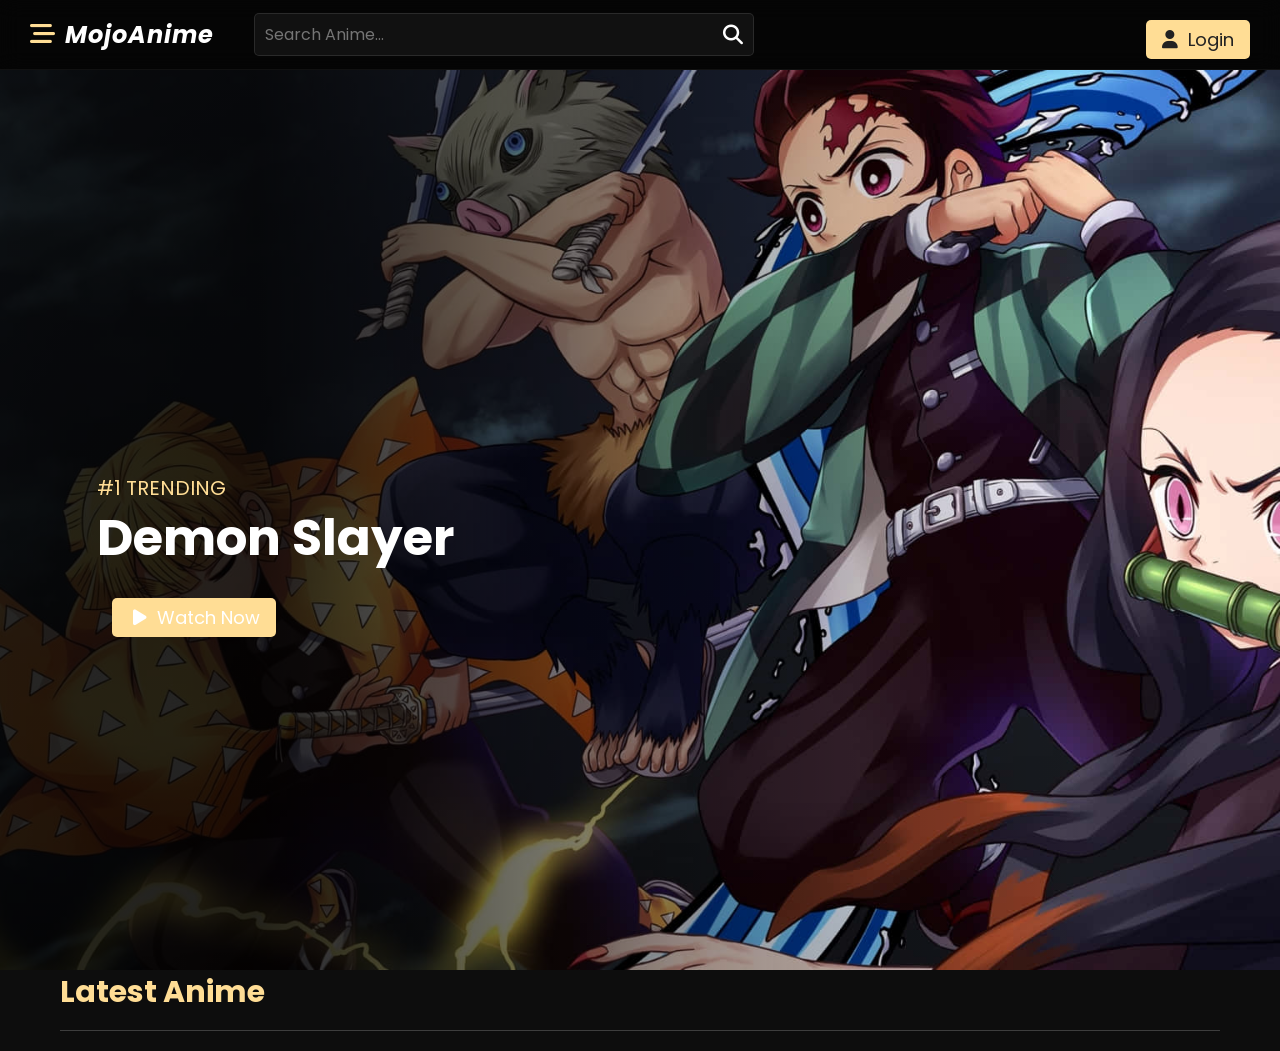
<file: index.html>
<!DOCTYPE html>
<html lang="en">
<head>
<meta charset="UTF-8">
<meta name="viewport" content="width=device-width, initial-scale=1.0">
<title>MojoAnime</title>

<link rel="stylesheet" href="https://cdn.jsdelivr.net/npm/swiper@11/swiper-bundle.min.css"/>
<link rel="stylesheet" href="css/style.css">
<link rel="stylesheet" href="https://cdnjs.cloudflare.com/ajax/libs/font-awesome/6.5.0/css/all.min.css">
</head>

<body>

<!-- ================= HEADER ================= -->
<header class="header">
  <div class="flex">

    <div class="left">
      <div id="menu-btn" class="fas fa-bars-staggered"></div>
      <a href="index.html" class="logo">MojoAnime</a>
    </div>

    <div class="search-form">
      <form class="search-bar">
        <input type="search" class="box" placeholder="Search anime...">
        <label class="fas fa-search"></label>
      </form>
    </div>

    <a href="login.html" class="btn">
      <i class="fas fa-user"></i> Login
    </a>

  </div>
</header>

<!-- ================= SIDEBAR ================= -->
<div class="side-bar">
   <nav class="navbar">
      <div id="close-btn"><i class="fas fa-angle-left"></i> Close</div>
      <a href="index.html">Home</a>
   </nav>
</div>

<!-- ================= HERO ================= -->
<div class="hero">
   <div class="hero-slider swiper">
      <div class="swiper-wrapper">

         <div class="slide swiper-slide" style="background:url('images/hero-1.jpg') center/cover no-repeat">
            <section class="content">
               <div>
                  <span>#1 Trending</span>
                  <h3>Demon Slayer</h3>

                  <div class="buttons">
                     <a href="watch.html" class="btn">
                        <i class="fas fa-play"></i> Watch Now
                     </a>
                  </div>

               </div>
            </section>
         </div>

      </div>
   </div>
</div>

<!-- ================= DYNAMIC ANIME SECTION ================= -->
<section class="latest">

   <h1 class="heading">Latest Anime</h1>

   <!-- IMPORTANT: JS WILL FILL THIS -->
   <div class="posts-container"></div>

</section>

<!-- ================= SCRIPTS ================= -->
<script src="https://cdn.jsdelivr.net/npm/swiper@11/swiper-bundle.min.js"></script>
<script src="js/script.js"></script>

</body>
</html>
</file>
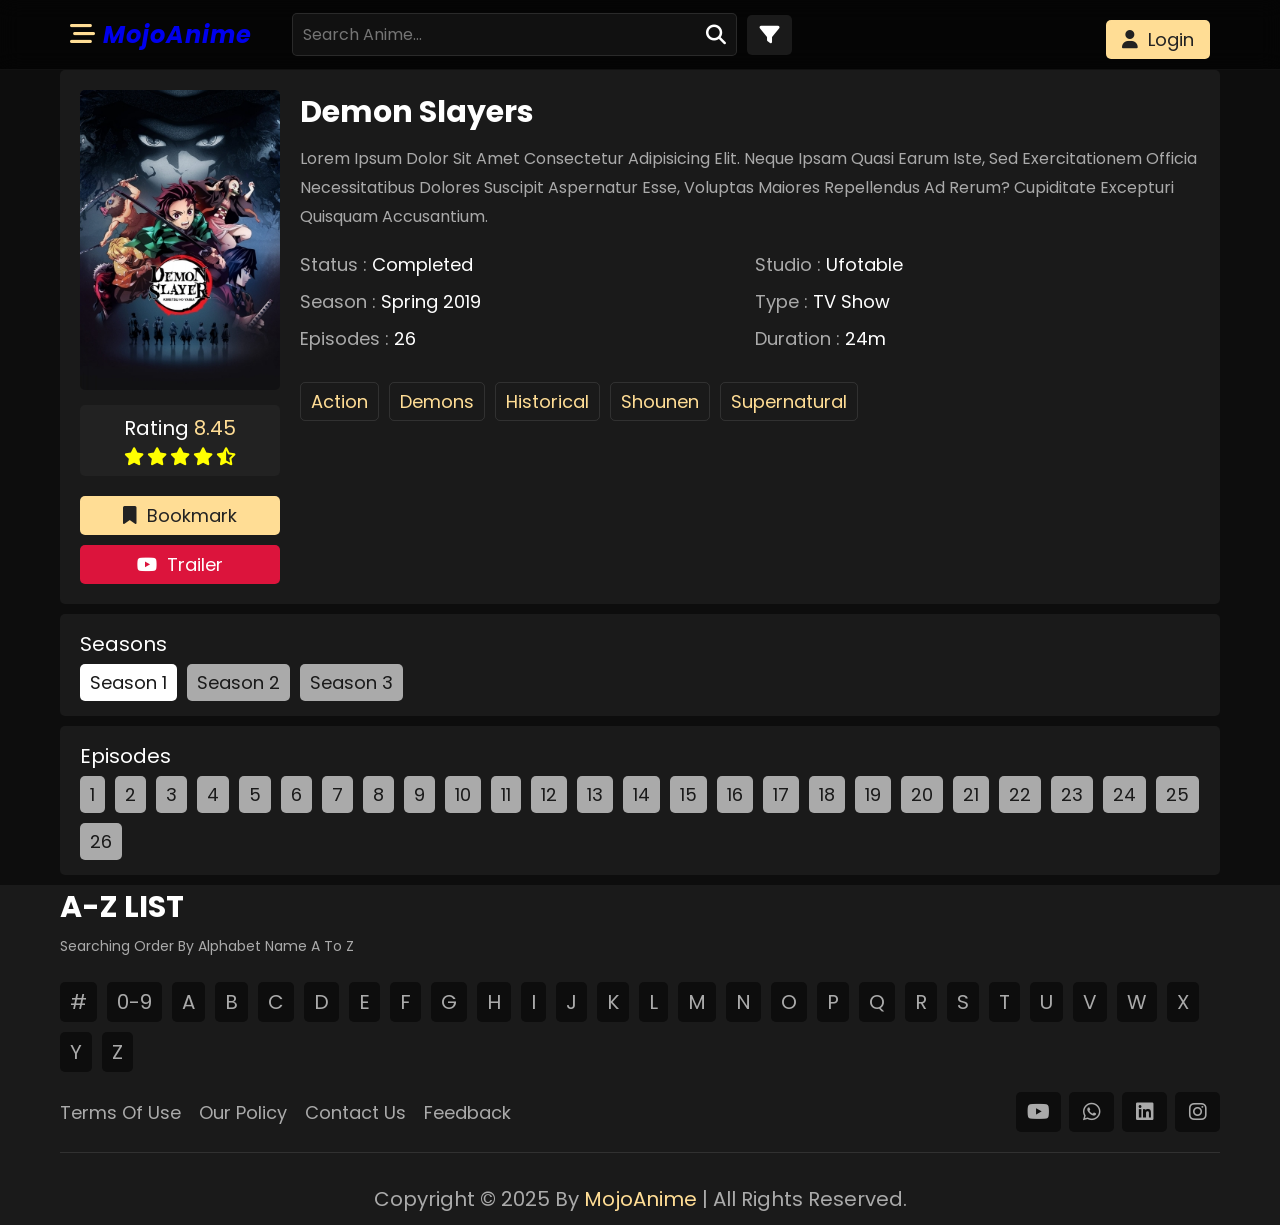
<file: anime_details.html>
<!DOCTYPE html>
<html lang="en">
<head>
   <meta charset="UTF-8">
   <meta name="viewport" content="width=device-width, initial-scale=1.0">
   <title>Details</title>

   <link rel="stylesheet" href="css/style.css">

</head>
<body>
   
<header class="header">

   <section class="flex">

      <div class="logo">
         <div id="menu-btn" class="fas fa-bars-staggered"></div>
         <a href="home.html">MojoAnime</a>
      </div>
   
      <div class="search-form">
         <form action="" class="search-bar">
            <input type="search" id="searchBox" class="box" placeholder="search anime...">
            <label for="searchBox" class="fas fa-search"></label>
         </form>
         <a href="filter.html" class="fas fa-filter"></a>
      </div>

      <a href="login.html" class="btn"><i class="fas fa-user"></i> login</a>

      <div id="search-toggler" class="fas fa-search"></div>

   </section>

</header>

<div class="side-bar">

   <nav class="navbar">

      <div id="close-btn"><i class="fas fa-angle-left"></i> close menu</div>

      <a href="home.html">home</a>
      <a href="#">most popular</a>
      <a href="#">movies</a>
      <a href="#">subbed anime</a>
      <a href="#">dubbed anime</a>
      <a href="#">ONAs</a>
      <a href="#">OVAs</a>
      <a href="#">specials</a>

      <div class="title">genere</div>

      <div class="row">
         <a href="#">action</a>
         <a href="#">adventure</a>
         <a href="#">cars</a>
         <a href="#">comedy</a>
         <a href="#">crime</a>
         <a href="#">comic</a>
         <a href="#">demons</a>
         <a href="#">drama</a>
         <a href="#">family</a>
         <a href="#">fantacy</a>
         <a href="#">game</a>
         <a href="#">gore</a>
         <a href="#">harem</a>
         <a href="#">historical</a>
         <a href="#">horor</a>
         <a href="#">isekai</a>
         <a href="#">magic</a>
         <a href="#">martial arts</a>
         <a href="#">mecha</a>
         <a href="#">military</a>
         <a href="#">music</a>
         <a href="#">mystery</a>
         <a href="#">parody</a>
         <a href="#">police</a>
         <a href="#">psychological</a>
         <a href="#">romance</a>
         <a href="#">samurai</a>
         <a href="#">school</a>
         <a href="#">sci-fi</a>
         <a href="#">seinen</a>
         <a href="#">shoujo</a>
         <a href="#">shounen</a>
         <a href="#">slice of life</a>
         <a href="#">space</a>
         <a href="#">sports</a>
         <a href="#">super power</a>
         <a href="#">supernatural</a>
         <a href="#">thriller</a>
         <a href="#">vampire</a>
      </div>

   </nav>

</div>

<section class="anime-details">

   <div class="row">

      <div class="image">
         <img src="images/img-7.jpg" alt="">
         <div class="rating">
            <p>rating <span>8.45</span></p>
            <i class="fas fa-star"></i>
            <i class="fas fa-star"></i>
            <i class="fas fa-star"></i>
            <i class="fas fa-star"></i>
            <i class="fas fa-star-half-alt"></i>
         </div>
         <div class="buttons">
            <a href="#" class="btn"><i class="fas fa-bookmark"></i> bookmark</a>
            <a href="#" class="btn"><i class="fab fa-youtube"></i> trailer</a>
         </div>
      </div>

      <div class="content">
         <h3 class="title">demon slayers</h3>
         <p class="synopsis">Lorem ipsum dolor sit amet consectetur adipisicing elit. Neque ipsam quasi earum iste, sed exercitationem officia necessitatibus dolores suscipit aspernatur esse, voluptas maiores repellendus ad rerum? Cupiditate excepturi quisquam accusantium.</p>
         <div class="flex">
            <p>status : <span>completed</span></p>
            <p>studio : <span>ufotable</span></p>
            <p>season : <span>spring 2019</span></p>
            <p>type : <span>TV show</span></p>
            <p>episodes : <span>26</span></p>
            <p>duration : <span>24m</span></p>
         </div>
         <div class="genere">
            <a href="#">action</a>
            <a href="#">demons</a>
            <a href="#">historical</a>
            <a href="#">shounen</a>
            <a href="#">supernatural</a>
         </div>
      </div>

   </div>

   <div class="drops">
      <p>seasons</p>
      <div class="flex">
         <a href="#" class="active">season 1</a>
         <a href="#">season 2</a>
         <a href="#">season 3</a>
      </div>
   </div>

   <div class="drops">
      <p>episodes</p>
      <div class="flex">
         <a href="watch.html">1</a>
         <a href="#">2</a>
         <a href="#">3</a>
         <a href="#">4</a>
         <a href="#">5</a>
         <a href="#">6</a>
         <a href="#">7</a>
         <a href="#">8</a>
         <a href="#">9</a>
         <a href="#">10</a>
         <a href="#">11</a>
         <a href="#">12</a>
         <a href="#">13</a>
         <a href="#">14</a>
         <a href="#">15</a>
         <a href="#">16</a>
         <a href="#">17</a>
         <a href="#">18</a>
         <a href="#">19</a>
         <a href="#">20</a>
         <a href="#">21</a>
         <a href="#">22</a>
         <a href="#">23</a>
         <a href="#">24</a>
         <a href="#">25</a>
         <a href="#">26</a>
      </div>
   </div>

</section>


















<footer class="footer">

   <section>

      <div class="list">
         <h3>A-Z LIST</h3>
         <p>searching order by alphabet name A to Z</p>
         <div class="list-links">
            <a href="#">#</a>
            <a href="#">0-9</a>
            <a href="#">a</a>
            <a href="#">b</a>
            <a href="#">c</a>
            <a href="#">d</a>
            <a href="#">e</a>
            <a href="#">f</a>
            <a href="#">g</a>
            <a href="#">h</a>
            <a href="#">i</a>
            <a href="#">j</a>
            <a href="#">k</a>
            <a href="#">l</a>
            <a href="#">m</a>
            <a href="#">n</a>
            <a href="#">o</a>
            <a href="#">p</a>
            <a href="#">q</a>
            <a href="#">r</a>
            <a href="#">s</a>
            <a href="#">t</a>
            <a href="#">u</a>
            <a href="#">v</a>
            <a href="#">w</a>
            <a href="#">x</a>
            <a href="#">y</a>
            <a href="#">z</a>
         </div>
      </div>

      <div class="row">
         <div class="extra-links">
            <a href="#">terms of use</a>
            <a href="#">our policy</a>
            <a href="#">contact us</a>
            <a href="#">feedback</a>
         </div>
         <div class="share">
            <a href="#" class="fab fa-youtube"></a>
            <a href="#" class="fab fa-whatsapp"></a>
            <a href="#" class="fab fa-linkedin"></a>
            <a href="#" class="fab fa-instagram"></a>
         </div>
      </div>

      <div class="credit">copyright &copy; 2025 by <span>MojoAnime</span> | all rights reserved.</div>

   </section>

</footer>

<script src="js/script.js"></script>   

</body>
</html>
</file>
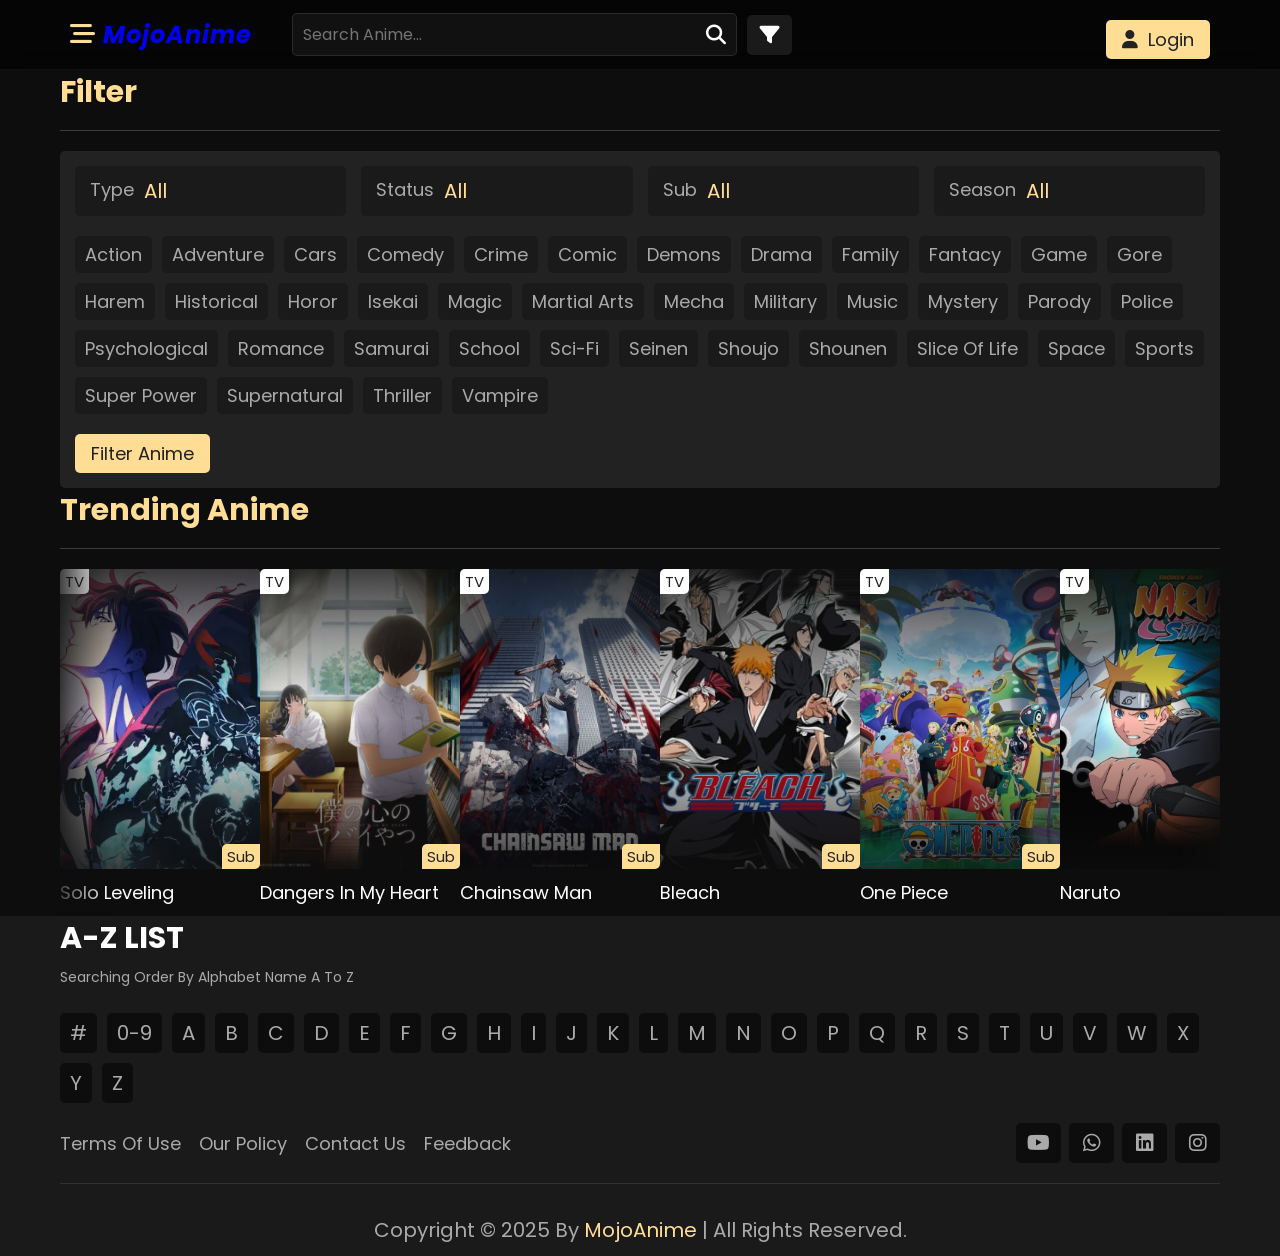
<file: filter.html>
<!DOCTYPE html>
<html lang="en">
<head>
   <meta charset="UTF-8">
   <meta name="viewport" content="width=device-width, initial-scale=1.0">
   <title>Filter</title>

   <link rel="stylesheet" href="https://cdn.jsdelivr.net/npm/swiper@11/swiper-bundle.min.css"/>

   <link rel="stylesheet" href="css/style.css">

</head>
<body>
   
<header class="header">

   <section class="flex">

      <div class="logo">
         <div id="menu-btn" class="fas fa-bars-staggered"></div>
         <a href="home.html">MojoAnime</a>
      </div>
   
      <div class="search-form">
         <form action="" class="search-bar">
            <input type="search" id="searchBox" class="box" placeholder="search anime...">
            <label for="searchBox" class="fas fa-search"></label>
         </form>
         <a href="filter.html" class="fas fa-filter"></a>
      </div>

      <a href="login.html" class="btn"><i class="fas fa-user"></i> login</a>

      <div id="search-toggler" class="fas fa-search"></div>

   </section>

</header>

<div class="side-bar">

   <nav class="navbar">

      <div id="close-btn"><i class="fas fa-angle-left"></i> close menu</div>

      <a href="home.html">home</a>
      <a href="#">most popular</a>
      <a href="#">movies</a>
      <a href="#">subbed anime</a>
      <a href="#">dubbed anime</a>
      <a href="#">ONAs</a>
      <a href="#">OVAs</a>
      <a href="#">specials</a>

      <div class="title">genere</div>

      <div class="row">
         <a href="#">action</a>
         <a href="#">adventure</a>
         <a href="#">cars</a>
         <a href="#">comedy</a>
         <a href="#">crime</a>
         <a href="#">comic</a>
         <a href="#">demons</a>
         <a href="#">drama</a>
         <a href="#">family</a>
         <a href="#">fantacy</a>
         <a href="#">game</a>
         <a href="#">gore</a>
         <a href="#">harem</a>
         <a href="#">historical</a>
         <a href="#">horor</a>
         <a href="#">isekai</a>
         <a href="#">magic</a>
         <a href="#">martial arts</a>
         <a href="#">mecha</a>
         <a href="#">military</a>
         <a href="#">music</a>
         <a href="#">mystery</a>
         <a href="#">parody</a>
         <a href="#">police</a>
         <a href="#">psychological</a>
         <a href="#">romance</a>
         <a href="#">samurai</a>
         <a href="#">school</a>
         <a href="#">sci-fi</a>
         <a href="#">seinen</a>
         <a href="#">shoujo</a>
         <a href="#">shounen</a>
         <a href="#">slice of life</a>
         <a href="#">space</a>
         <a href="#">sports</a>
         <a href="#">super power</a>
         <a href="#">supernatural</a>
         <a href="#">thriller</a>
         <a href="#">vampire</a>
      </div>

   </nav>

</div>

<section class="filter">

   <h1 class="heading">filter</h1>

   <form action="">

      <div class="list-container">

         <div class="list">
            <span>type</span>
            <input type="text" class="output" readonly value="all">
            <div class="items">
               <div class="item">all</div>
               <div class="item">movie</div>
               <div class="item">TV</div>
               <div class="item">OVA</div>
               <div class="item">ONA</div>
               <div class="item">special</div>
               <div class="item">music</div>
            </div>
         </div>
   
         <div class="list">
            <span>status</span>
            <input type="text" class="output" readonly value="all">
            <div class="items">
               <div class="item">all</div>
               <div class="item">ongoing</div>
               <div class="item">completed</div>
               <div class="item">upcoming</div>
            </div>
         </div>
   
         <div class="list">
            <span>sub</span>
            <input type="text" class="output" readonly value="all">
            <div class="items">
               <div class="item">all</div>
               <div class="item">SUB</div>
               <div class="item">DUB</div>
               <div class="item">RAW</div>
            </div>
         </div>
   
         <div class="list">
            <span>season</span>
            <input type="text" class="output" readonly value="all">
            <div class="items">
               <div class="item">all</div>
               <div class="item">spring</div>
               <div class="item">summer</div>
               <div class="item">fall</div>
               <div class="item">winter</div>
            </div>
         </div>

      </div>

      <div class="genere">
         <input type="checkbox" id="c1">
         <label for="c1">action</label>
         <input type="checkbox" id="c2">
         <label for="c2">adventure</label>
         <input type="checkbox" id="c3">
         <label for="c3">cars</label>
         <input type="checkbox" id="c4">
         <label for="c4">comedy</label>
         <input type="checkbox" id="c5">
         <label for="c5">crime</label>
         <input type="checkbox" id="c6">
         <label for="c6">comic</label>
         <input type="checkbox" id="c7">
         <label for="c7">demons</label>
         <input type="checkbox" id="c8">
         <label for="c8">drama</label>
         <input type="checkbox" id="c9">
         <label for="c9">family</label>
         <input type="checkbox" id="c10">
         <label for="c10">fantacy</label>
         <input type="checkbox" id="c11">
         <label for="c11">game</label>
         <input type="checkbox" id="c12">
         <label for="c12">gore</label>
         <input type="checkbox" id="c13">
         <label for="c13">harem</label>
         <input type="checkbox" id="c14">
         <label for="c14">historical</label>
         <input type="checkbox" id="c15">
         <label for="c15">horor</label>
         <input type="checkbox" id="c16">
         <label for="c16">isekai</label>
         <input type="checkbox" id="c17">
         <label for="c17">magic</label>
         <input type="checkbox" id="c18">
         <label for="c18">martial arts</label>
         <input type="checkbox" id="c19">
         <label for="c19">mecha</label>
         <input type="checkbox" id="c20">
         <label for="c20">military</label>
         <input type="checkbox" id="c21">
         <label for="c21">music</label>
         <input type="checkbox" id="c22">
         <label for="c22">mystery</label>
         <input type="checkbox" id="c23">
         <label for="c23">parody</label>
         <input type="checkbox" id="c24">
         <label for="c24">police</label>
         <input type="checkbox" id="c25">
         <label for="c25">psychological</label>
         <input type="checkbox" id="c26">
         <label for="c26">romance</label>
         <input type="checkbox" id="c27">
         <label for="c27">samurai</label>
         <input type="checkbox" id="c28">
         <label for="c28">school</label>
         <input type="checkbox" id="c29">
         <label for="c29">sci-fi</label>
         <input type="checkbox" id="c30">
         <label for="c30">seinen</label>
         <input type="checkbox" id="c31">
         <label for="c31">shoujo</label>
         <input type="checkbox" id="c32">
         <label for="c32">shounen</label>
         <input type="checkbox" id="c33">
         <label for="c33">slice of life</label>
         <input type="checkbox" id="c34">
         <label for="c34">space</label>
         <input type="checkbox" id="c35">
         <label for="c35">sports</label>
         <input type="checkbox" id="c36">
         <label for="c36">super power</label>
         <input type="checkbox" id="c37">
         <label for="c37">supernatural</label>
         <input type="checkbox" id="c38">
         <label for="c38">thriller</label>
         <input type="checkbox" id="c39">
         <label for="c39">vampire</label>
      </div>

      <a href="#" class="btn">filter anime</a>

   </form>

</section>

<section class="trending">

   <h1 class="heading">trending anime</h1>

   <div class="trending-slider posts-container">

      <div class="swiper-wrapper">

         <div class="swiper-slide post">
            <div class="image">
               <img src="images/img-1.jpg" alt="">
               <p class="type">TV</p>
               <p class="caption">sub</p>
            </div>
            <h3><a href="#">solo leveling</a></h3>
         </div>

         <div class="swiper-slide post">
            <div class="image">
               <img src="images/img-2.jpg" alt="">
               <p class="type">TV</p>
               <p class="caption">sub</p>
            </div>
            <h3><a href="#">dangers in my heart</a></h3>
         </div>

         <div class="swiper-slide post">
            <div class="image">
               <img src="images/img-3.jpg" alt="">
               <p class="type">TV</p>
               <p class="caption">sub</p>
            </div>
            <h3><a href="#">chainsaw man</a></h3>
         </div>

         <div class="swiper-slide post">
            <div class="image">
               <img src="images/img-4.jpg" alt="">
               <p class="type">TV</p>
               <p class="caption">sub</p>
            </div>
            <h3><a href="#">bleach</a></h3>
         </div>

         <div class="swiper-slide post">
            <div class="image">
               <img src="images/img-5.jpg" alt="">
               <p class="type">TV</p>
               <p class="caption">sub</p>
            </div>
            <h3><a href="#">one piece</a></h3>
         </div>

         <div class="swiper-slide post">
            <div class="image">
               <img src="images/img-6.jpg" alt="">
               <p class="type">TV</p>
               <p class="caption">sub</p>
            </div>
            <h3><a href="#">naruto</a></h3>
         </div>

      </div>

   </div>

</section>


















<footer class="footer">

   <section>

      <div class="list">
         <h3>A-Z LIST</h3>
         <p>searching order by alphabet name A to Z</p>
         <div class="list-links">
            <a href="#">#</a>
            <a href="#">0-9</a>
            <a href="#">a</a>
            <a href="#">b</a>
            <a href="#">c</a>
            <a href="#">d</a>
            <a href="#">e</a>
            <a href="#">f</a>
            <a href="#">g</a>
            <a href="#">h</a>
            <a href="#">i</a>
            <a href="#">j</a>
            <a href="#">k</a>
            <a href="#">l</a>
            <a href="#">m</a>
            <a href="#">n</a>
            <a href="#">o</a>
            <a href="#">p</a>
            <a href="#">q</a>
            <a href="#">r</a>
            <a href="#">s</a>
            <a href="#">t</a>
            <a href="#">u</a>
            <a href="#">v</a>
            <a href="#">w</a>
            <a href="#">x</a>
            <a href="#">y</a>
            <a href="#">z</a>
         </div>
      </div>

      <div class="row">
         <div class="extra-links">
            <a href="#">terms of use</a>
            <a href="#">our policy</a>
            <a href="#">contact us</a>
            <a href="#">feedback</a>
         </div>
         <div class="share">
            <a href="#" class="fab fa-youtube"></a>
            <a href="#" class="fab fa-whatsapp"></a>
            <a href="#" class="fab fa-linkedin"></a>
            <a href="#" class="fab fa-instagram"></a>
         </div>
      </div>

      <div class="credit">copyright &copy; 2025 by <span>MojoAnime</span> | all rights reserved.</div>

   </section>

</footer>

<script src="https://cdn.jsdelivr.net/npm/swiper@11/swiper-bundle.min.js"></script>

<script src="js/script.js"></script>   

</body>
</html>
</file>
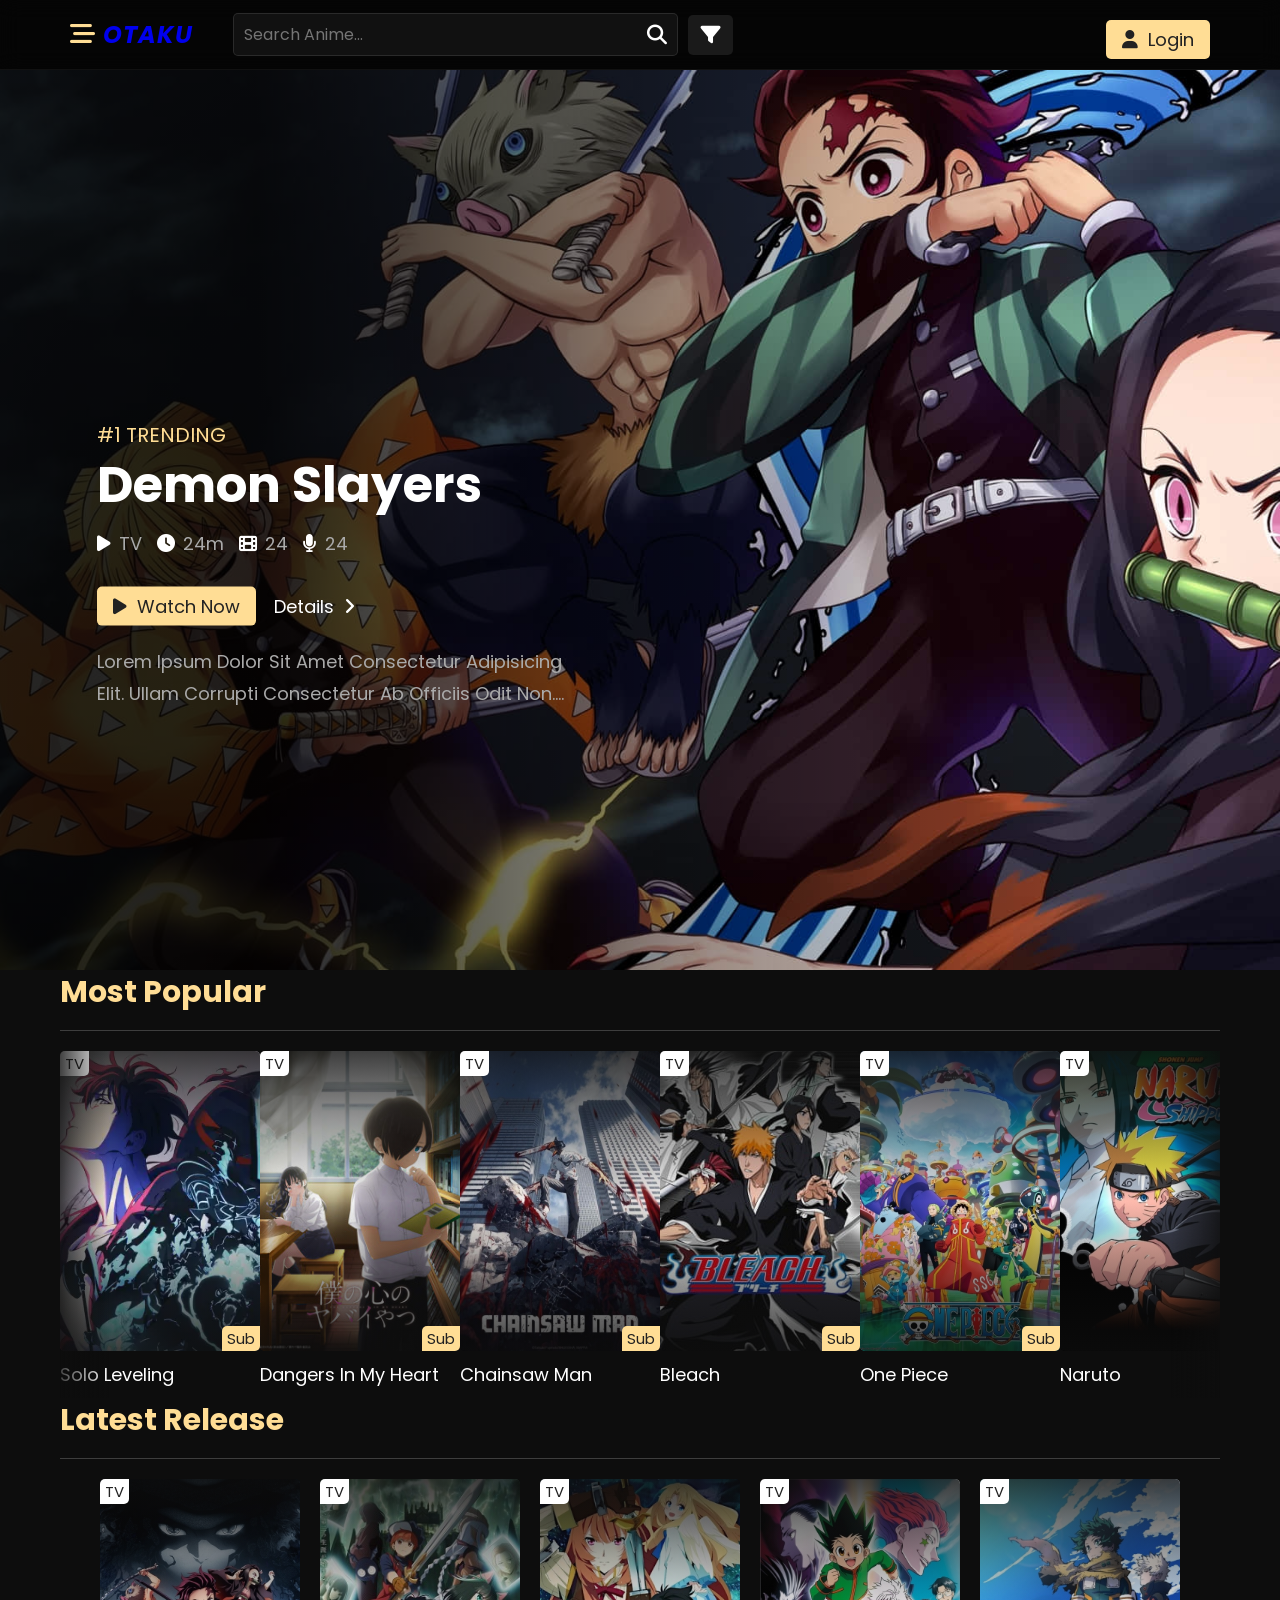
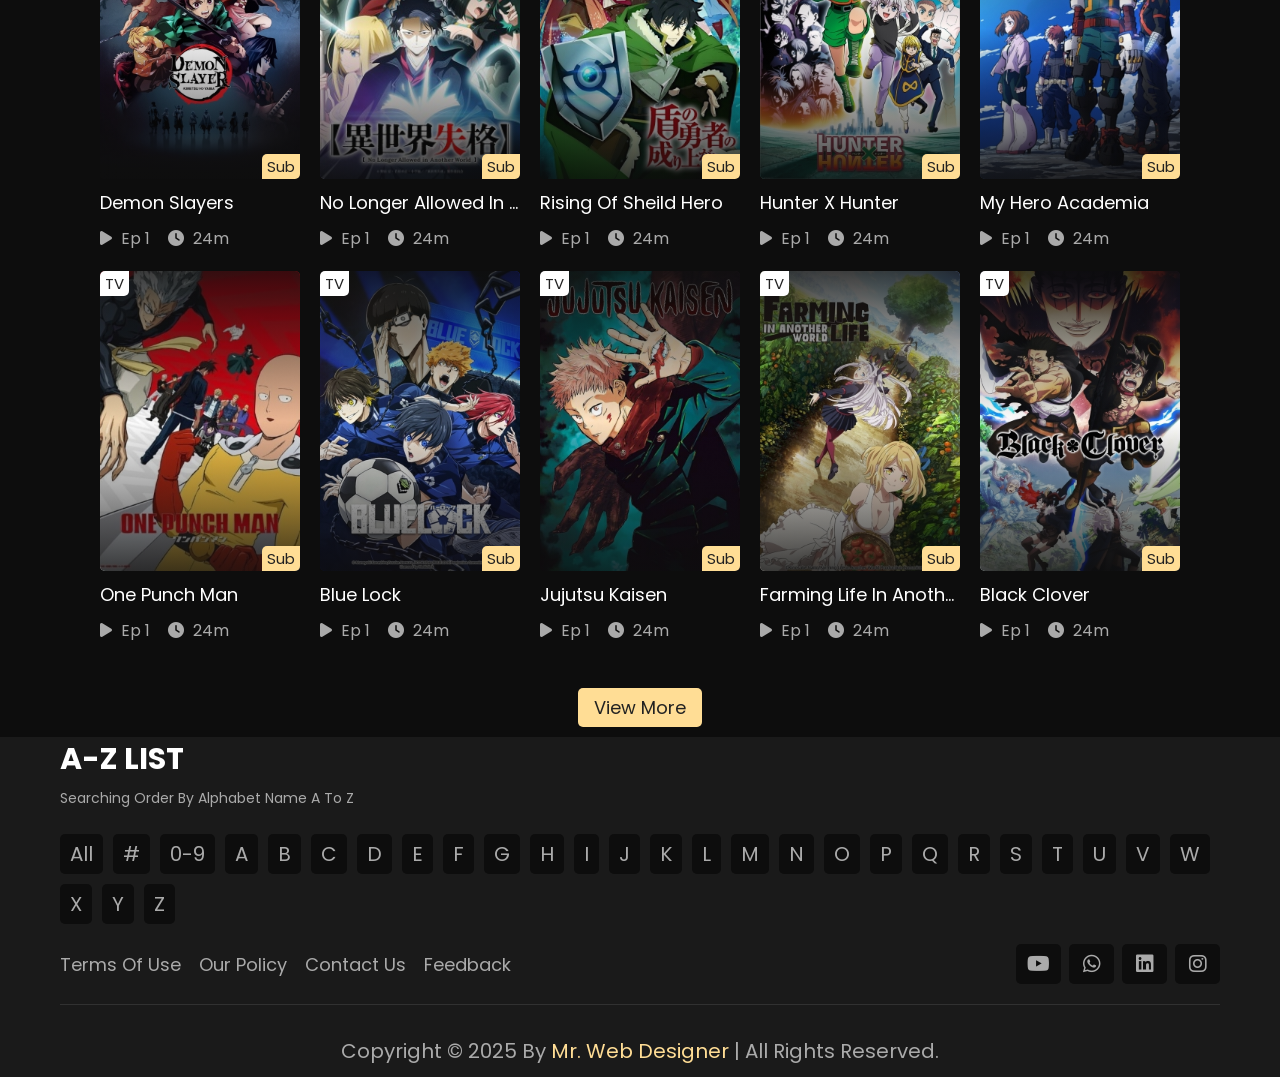
<file: home.html>
<!DOCTYPE html>
<html lang="en">
<head>
   <meta charset="UTF-8">
   <meta name="viewport" content="width=device-width, initial-scale=1.0">
   <title>Home</title>

   <link rel="stylesheet" href="https://cdn.jsdelivr.net/npm/swiper@11/swiper-bundle.min.css"/>

   <link rel="stylesheet" href="css/style.css">

</head>
<body>
   
<header class="header">

   <section class="flex">

      <div class="logo">
         <div id="menu-btn" class="fas fa-bars-staggered"></div>
         <a href="home.html">OTAKU</a>
      </div>
   
      <div class="search-form">
         <form action="" class="search-bar">
            <input type="search" id="searchBox" class="box" placeholder="search anime...">
            <label for="searchBox" class="fas fa-search"></label>
         </form>
         <a href="filter.html" class="fas fa-filter"></a>
      </div>

      <a href="login.html" class="btn"><i class="fas fa-user"></i> login</a>

      <div id="search-toggler" class="fas fa-search"></div>

   </section>

</header>

<div class="side-bar">

   <nav class="navbar">

      <div id="close-btn"><i class="fas fa-angle-left"></i> close menu</div>

      <a href="home.html">home</a>
      <a href="#">most popular</a>
      <a href="#">movies</a>
      <a href="#">subbed anime</a>
      <a href="#">dubbed anime</a>
      <a href="#">ONAs</a>
      <a href="#">OVAs</a>
      <a href="#">specials</a>

      <div class="title">genere</div>

      <div class="row">
         <a href="#">action</a>
         <a href="#">adventure</a>
         <a href="#">cars</a>
         <a href="#">comedy</a>
         <a href="#">crime</a>
         <a href="#">comic</a>
         <a href="#">demons</a>
         <a href="#">drama</a>
         <a href="#">family</a>
         <a href="#">fantacy</a>
         <a href="#">game</a>
         <a href="#">gore</a>
         <a href="#">harem</a>
         <a href="#">historical</a>
         <a href="#">horor</a>
         <a href="#">isekai</a>
         <a href="#">magic</a>
         <a href="#">martial arts</a>
         <a href="#">mecha</a>
         <a href="#">military</a>
         <a href="#">music</a>
         <a href="#">mystery</a>
         <a href="#">parody</a>
         <a href="#">police</a>
         <a href="#">psychological</a>
         <a href="#">romance</a>
         <a href="#">samurai</a>
         <a href="#">school</a>
         <a href="#">sci-fi</a>
         <a href="#">seinen</a>
         <a href="#">shoujo</a>
         <a href="#">shounen</a>
         <a href="#">slice of life</a>
         <a href="#">space</a>
         <a href="#">sports</a>
         <a href="#">super power</a>
         <a href="#">supernatural</a>
         <a href="#">thriller</a>
         <a href="#">vampire</a>
      </div>

   </nav>

</div>

<div class="hero">

   <div class="hero-slider swiper">

      <div class="swiper-wrapper">

         <div class="slide swiper-slide" style="background:url('images/hero-1.jpg') center/cover no-repeat">
            <section class="content">
               <div>
                  <span>#1 trending</span>
                  <h3>demon slayers</h3>
                  <div class="flex">
                     <p><i class="fas fa-play"></i>TV</p>
                     <p><i class="fas fa-clock"></i>24m</p>
                     <p><i class="fas fa-film"></i>24</p>
                     <p><i class="fas fa-microphone"></i>24</p>
                  </div>
                  <div class="buttons">
                     <a href="watch.html" class="btn"><i class="fas fa-play"></i> watch now</a>
                     <a href="anime_details.html">details <i class="fas fa-angle-right"></i></a>
                  </div>
                  <p class="description">Lorem ipsum dolor sit amet consectetur adipisicing elit. Ullam corrupti consectetur ab officiis odit non....</p>
               </div>
            </section>
         </div>

         <div class="slide swiper-slide" style="background:url('images/hero-2.jpg') center/cover no-repeat">
            <section class="content">
               <div>
                  <span>#2 trending</span>
                  <h3>blue lock</h3>
                  <div class="flex">
                     <p><i class="fas fa-play"></i>TV</p>
                     <p><i class="fas fa-clock"></i>24m</p>
                     <p><i class="fas fa-film"></i>24</p>
                     <p><i class="fas fa-microphone"></i>24</p>
                  </div>
                  <div class="buttons">
                     <a href="#" class="btn"><i class="fas fa-play"></i> watch now</a>
                     <a href="#">details <i class="fas fa-angle-right"></i></a>
                  </div>
                  <p class="description">Lorem ipsum dolor sit amet consectetur adipisicing elit. Ullam corrupti consectetur ab officiis odit non....</p>
               </div>
            </section>
         </div>

         <div class="slide swiper-slide" style="background:url('images/hero-3.jpg') center/cover no-repeat">
            <section class="content">
               <div>
                  <span>#3 trending</span>
                  <h3>jujutsu kaisen</h3>
                  <div class="flex">
                     <p><i class="fas fa-play"></i>TV</p>
                     <p><i class="fas fa-clock"></i>24m</p>
                     <p><i class="fas fa-film"></i>24</p>
                     <p><i class="fas fa-microphone"></i>24</p>
                  </div>
                  <div class="buttons">
                     <a href="#" class="btn"><i class="fas fa-play"></i> watch now</a>
                     <a href="#">details <i class="fas fa-angle-right"></i></a>
                  </div>
                  <p class="description">Lorem ipsum dolor sit amet consectetur adipisicing elit. Ullam corrupti consectetur ab officiis odit non....</p>
               </div>
            </section>
         </div>

         <div class="slide swiper-slide" style="background:url('images/hero-4.jpg') center/cover no-repeat">
            <section class="content">
               <div>
                  <span>#4 trending</span>
                  <h3>Frieren: Beyond Journey's End</h3>
                  <div class="flex">
                     <p><i class="fas fa-play"></i>TV</p>
                     <p><i class="fas fa-clock"></i>24m</p>
                     <p><i class="fas fa-film"></i>24</p>
                     <p><i class="fas fa-microphone"></i>24</p>
                  </div>
                  <div class="buttons">
                     <a href="#" class="btn"><i class="fas fa-play"></i> watch now</a>
                     <a href="#">details <i class="fas fa-angle-right"></i></a>
                  </div>
                  <p class="description">Lorem ipsum dolor sit amet consectetur adipisicing elit. Ullam corrupti consectetur ab officiis odit non....</p>
               </div>
            </section>
         </div>

         <div class="slide swiper-slide" style="background:url('images/hero-5.jpg') center/cover no-repeat">
            <section class="content">
               <div>
                  <span>#5 trending</span>
                  <h3>Mushoku Tensei</h3>
                  <div class="flex">
                     <p><i class="fas fa-play"></i>TV</p>
                     <p><i class="fas fa-clock"></i>24m</p>
                     <p><i class="fas fa-film"></i>24</p>
                     <p><i class="fas fa-microphone"></i>24</p>
                  </div>
                  <div class="buttons">
                     <a href="#" class="btn"><i class="fas fa-play"></i> watch now</a>
                     <a href="#">details <i class="fas fa-angle-right"></i></a>
                  </div>
                  <p class="description">Lorem ipsum dolor sit amet consectetur adipisicing elit. Ullam corrupti consectetur ab officiis odit non....</p>
               </div>
            </section>
         </div>

      </div>

      <div class="swiper-pagination"></div>

   </div>

</div>

<section class="trending">

   <h1 class="heading">most popular</h1>

   <div class="trending-slider posts-container">

      <div class="swiper-wrapper">

         <div class="swiper-slide post">
            <div class="image">
               <img src="images/img-1.jpg" alt="">
               <p class="type">TV</p>
               <p class="caption">sub</p>
            </div>
            <h3><a href="#">solo leveling</a></h3>
         </div>

         <div class="swiper-slide post">
            <div class="image">
               <img src="images/img-2.jpg" alt="">
               <p class="type">TV</p>
               <p class="caption">sub</p>
            </div>
            <h3><a href="#">dangers in my heart</a></h3>
         </div>

         <div class="swiper-slide post">
            <div class="image">
               <img src="images/img-3.jpg" alt="">
               <p class="type">TV</p>
               <p class="caption">sub</p>
            </div>
            <h3><a href="#">chainsaw man</a></h3>
         </div>

         <div class="swiper-slide post">
            <div class="image">
               <img src="images/img-4.jpg" alt="">
               <p class="type">TV</p>
               <p class="caption">sub</p>
            </div>
            <h3><a href="#">bleach</a></h3>
         </div>

         <div class="swiper-slide post">
            <div class="image">
               <img src="images/img-5.jpg" alt="">
               <p class="type">TV</p>
               <p class="caption">sub</p>
            </div>
            <h3><a href="#">one piece</a></h3>
         </div>

         <div class="swiper-slide post">
            <div class="image">
               <img src="images/img-6.jpg" alt="">
               <p class="type">TV</p>
               <p class="caption">sub</p>
            </div>
            <h3><a href="#">naruto</a></h3>
         </div>

      </div>

   </div>

</section>

<section class="latest">

   <h1 class="heading">latest release</h1>

   <div class="posts-container">

      <div class="post">
         <div class="image">
            <img src="images/img-7.jpg" alt="">
            <p class="type">TV</p>
            <p class="caption">sub</p>
         </div>
         <h3><a href="anime_details.html">demon slayers</a></h3>
         <div class="info">
            <span><i class="fas fa-play"></i> ep 1</span>
            <span><i class="fas fa-clock"></i> 24m</span>
         </div>
      </div>

      <div class="post">
         <div class="image">
            <img src="images/img-8.jpg" alt="">
            <p class="type">TV</p>
            <p class="caption">sub</p>
         </div>
         <h3><a href="#">no longer allowed in another world</a></h3>
         <div class="info">
            <span><i class="fas fa-play"></i> ep 1</span>
            <span><i class="fas fa-clock"></i> 24m</span>
         </div>
      </div>

      <div class="post">
         <div class="image">
            <img src="images/img-9.jpg" alt="">
            <p class="type">TV</p>
            <p class="caption">sub</p>
         </div>
         <h3><a href="#">rising of sheild hero</a></h3>
         <div class="info">
            <span><i class="fas fa-play"></i> ep 1</span>
            <span><i class="fas fa-clock"></i> 24m</span>
         </div>
      </div>

      <div class="post">
         <div class="image">
            <img src="images/img-10.jpg" alt="">
            <p class="type">TV</p>
            <p class="caption">sub</p>
         </div>
         <h3><a href="#">hunter x hunter</a></h3>
         <div class="info">
            <span><i class="fas fa-play"></i> ep 1</span>
            <span><i class="fas fa-clock"></i> 24m</span>
         </div>
      </div>

      <div class="post">
         <div class="image">
            <img src="images/img-11.jpg" alt="">
            <p class="type">TV</p>
            <p class="caption">sub</p>
         </div>
         <h3><a href="#">my hero academia</a></h3>
         <div class="info">
            <span><i class="fas fa-play"></i> ep 1</span>
            <span><i class="fas fa-clock"></i> 24m</span>
         </div>
      </div>

      <div class="post">
         <div class="image">
            <img src="images/img-12.jpg" alt="">
            <p class="type">TV</p>
            <p class="caption">sub</p>
         </div>
         <h3><a href="#">one punch man</a></h3>
         <div class="info">
            <span><i class="fas fa-play"></i> ep 1</span>
            <span><i class="fas fa-clock"></i> 24m</span>
         </div>
      </div>

      <div class="post">
         <div class="image">
            <img src="images/img-13.jpg" alt="">
            <p class="type">TV</p>
            <p class="caption">sub</p>
         </div>
         <h3><a href="#">blue lock</a></h3>
         <div class="info">
            <span><i class="fas fa-play"></i> ep 1</span>
            <span><i class="fas fa-clock"></i> 24m</span>
         </div>
      </div>

      <div class="post">
         <div class="image">
            <img src="images/img-14.jpg" alt="">
            <p class="type">TV</p>
            <p class="caption">sub</p>
         </div>
         <h3><a href="#">jujutsu kaisen</a></h3>
         <div class="info">
            <span><i class="fas fa-play"></i> ep 1</span>
            <span><i class="fas fa-clock"></i> 24m</span>
         </div>
      </div>

      <div class="post">
         <div class="image">
            <img src="images/img-15.jpg" alt="">
            <p class="type">TV</p>
            <p class="caption">sub</p>
         </div>
         <h3><a href="#">farming life in another world</a></h3>
         <div class="info">
            <span><i class="fas fa-play"></i> ep 1</span>
            <span><i class="fas fa-clock"></i> 24m</span>
         </div>
      </div>

      <div class="post">
         <div class="image">
            <img src="images/img-16.jpg" alt="">
            
            <p class="type">TV</p>
            <p class="caption">sub</p>
         </div>
         <h3><a href="#">black clover</a></h3>
         <div class="info">
            <span><i class="fas fa-play"></i> ep 1</span>
            <span><i class="fas fa-clock"></i> 24m</span>
         </div>
      </div>

   </div>

   <div class="button">
      <a href="#" class="btn">view more</a>
   </div>

</section>


















<footer class="footer">

   <section>

      <div class="list">
         <h3>A-Z LIST</h3>
         <p>searching order by alphabet name A to Z</p>
         <div class="list-links">
            <a href="#">all</a>
            <a href="#">#</a>
            <a href="#">0-9</a>
            <a href="#">a</a>
            <a href="#">b</a>
            <a href="#">c</a>
            <a href="#">d</a>
            <a href="#">e</a>
            <a href="#">f</a>
            <a href="#">g</a>
            <a href="#">h</a>
            <a href="#">i</a>
            <a href="#">j</a>
            <a href="#">k</a>
            <a href="#">l</a>
            <a href="#">m</a>
            <a href="#">n</a>
            <a href="#">o</a>
            <a href="#">p</a>
            <a href="#">q</a>
            <a href="#">r</a>
            <a href="#">s</a>
            <a href="#">t</a>
            <a href="#">u</a>
            <a href="#">v</a>
            <a href="#">w</a>
            <a href="#">x</a>
            <a href="#">y</a>
            <a href="#">z</a>
         </div>
      </div>

      <div class="row">
         <div class="extra-links">
            <a href="#">terms of use</a>
            <a href="#">our policy</a>
            <a href="#">contact us</a>
            <a href="#">feedback</a>
         </div>
         <div class="share">
            <a href="#" class="fab fa-youtube"></a>
            <a href="#" class="fab fa-whatsapp"></a>
            <a href="#" class="fab fa-linkedin"></a>
            <a href="#" class="fab fa-instagram"></a>
         </div>
      </div>

      <div class="credit">copyright &copy; 2025 by <span>mr. web designer</span> | all rights reserved.</div>

   </section>

</footer>


<script src="https://cdn.jsdelivr.net/npm/swiper@11/swiper-bundle.min.js"></script>

<script src="js/script.js"></script>   

</body>
</html>
</file>
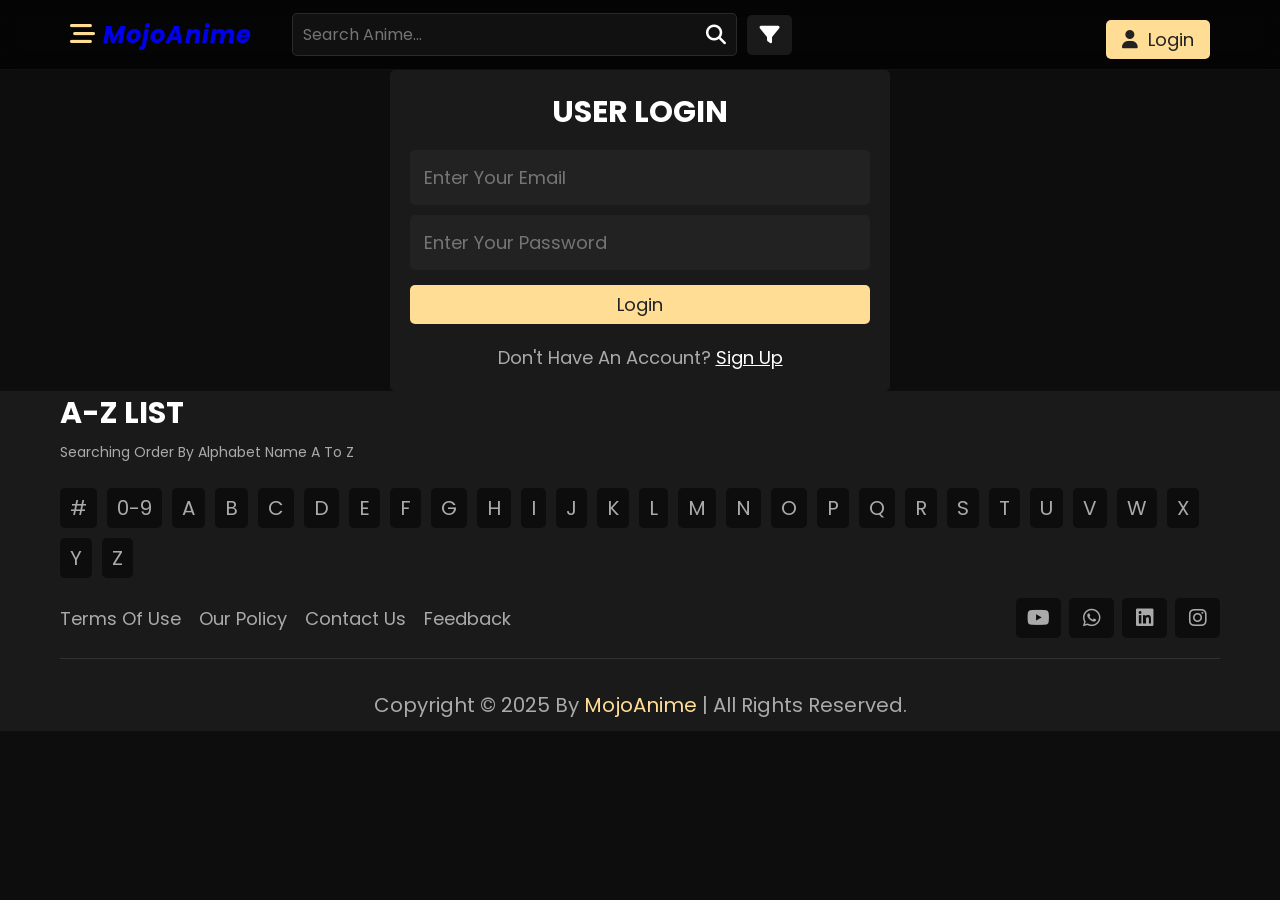
<file: login.html>
<!DOCTYPE html>
<html lang="en">
<head>
   <meta charset="UTF-8">
   <meta name="viewport" content="width=device-width, initial-scale=1.0">
   <title>Login</title>

   <link rel="stylesheet" href="css/style.css">

</head>
<body>
   
<header class="header">

   <section class="flex">

      <div class="logo">
         <div id="menu-btn" class="fas fa-bars-staggered"></div>
         <a href="home.html">MojoAnime</a>
      </div>
   
      <div class="search-form">
         <form action="" class="search-bar">
            <input type="search" id="searchBox" class="box" placeholder="search anime...">
            <label for="searchBox" class="fas fa-search"></label>
         </form>
         <a href="filter.html" class="fas fa-filter"></a>
      </div>

      <a href="login.html" class="btn"><i class="fas fa-user"></i> login</a>

      <div id="search-toggler" class="fas fa-search"></div>

   </section>

</header>

<div class="side-bar">

   <nav class="navbar">

      <div id="close-btn"><i class="fas fa-angle-left"></i> close menu</div>

      <a href="home.html">home</a>
      <a href="#">most popular</a>
      <a href="#">movies</a>
      <a href="#">subbed anime</a>
      <a href="#">dubbed anime</a>
      <a href="#">ONAs</a>
      <a href="#">OVAs</a>
      <a href="#">specials</a>

      <div class="title">genere</div>

      <div class="row">
         <a href="#">action</a>
         <a href="#">adventure</a>
         <a href="#">cars</a>
         <a href="#">comedy</a>
         <a href="#">crime</a>
         <a href="#">comic</a>
         <a href="#">demons</a>
         <a href="#">drama</a>
         <a href="#">family</a>
         <a href="#">fantacy</a>
         <a href="#">game</a>
         <a href="#">gore</a>
         <a href="#">harem</a>
         <a href="#">historical</a>
         <a href="#">horor</a>
         <a href="#">isekai</a>
         <a href="#">magic</a>
         <a href="#">martial arts</a>
         <a href="#">mecha</a>
         <a href="#">military</a>
         <a href="#">music</a>
         <a href="#">mystery</a>
         <a href="#">parody</a>
         <a href="#">police</a>
         <a href="#">psychological</a>
         <a href="#">romance</a>
         <a href="#">samurai</a>
         <a href="#">school</a>
         <a href="#">sci-fi</a>
         <a href="#">seinen</a>
         <a href="#">shoujo</a>
         <a href="#">shounen</a>
         <a href="#">slice of life</a>
         <a href="#">space</a>
         <a href="#">sports</a>
         <a href="#">super power</a>
         <a href="#">supernatural</a>
         <a href="#">thriller</a>
         <a href="#">vampire</a>
      </div>

   </nav>

</div>

<section class="login">

   <form action="">
      <h3>user login</h3>
      <input type="email" placeholder="enter your email" class="input" maxlength="30">
      <input type="password" placeholder="enter your password" class="input" maxlength="8">
      <input type="submit" class="btn" value="login">
      <p>don't have an account? <a href="register.html">sign up</a></p>
   </form>

</section>

















<footer class="footer">

   <section>

      <div class="list">
         <h3>A-Z LIST</h3>
         <p>searching order by alphabet name A to Z</p>
         <div class="list-links">
            <a href="#">#</a>
            <a href="#">0-9</a>
            <a href="#">a</a>
            <a href="#">b</a>
            <a href="#">c</a>
            <a href="#">d</a>
            <a href="#">e</a>
            <a href="#">f</a>
            <a href="#">g</a>
            <a href="#">h</a>
            <a href="#">i</a>
            <a href="#">j</a>
            <a href="#">k</a>
            <a href="#">l</a>
            <a href="#">m</a>
            <a href="#">n</a>
            <a href="#">o</a>
            <a href="#">p</a>
            <a href="#">q</a>
            <a href="#">r</a>
            <a href="#">s</a>
            <a href="#">t</a>
            <a href="#">u</a>
            <a href="#">v</a>
            <a href="#">w</a>
            <a href="#">x</a>
            <a href="#">y</a>
            <a href="#">z</a>
         </div>
      </div>

      <div class="row">
         <div class="extra-links">
            <a href="#">terms of use</a>
            <a href="#">our policy</a>
            <a href="#">contact us</a>
            <a href="#">feedback</a>
         </div>
         <div class="share">
            <a href="#" class="fab fa-youtube"></a>
            <a href="#" class="fab fa-whatsapp"></a>
            <a href="#" class="fab fa-linkedin"></a>
            <a href="#" class="fab fa-instagram"></a>
         </div>
      </div>

      <div class="credit">copyright &copy; 2025 by <span>MojoAnime</span> | all rights reserved.</div>

   </section>

</footer>

<script src="js/script.js"></script>   

</body>
</html>
</file>
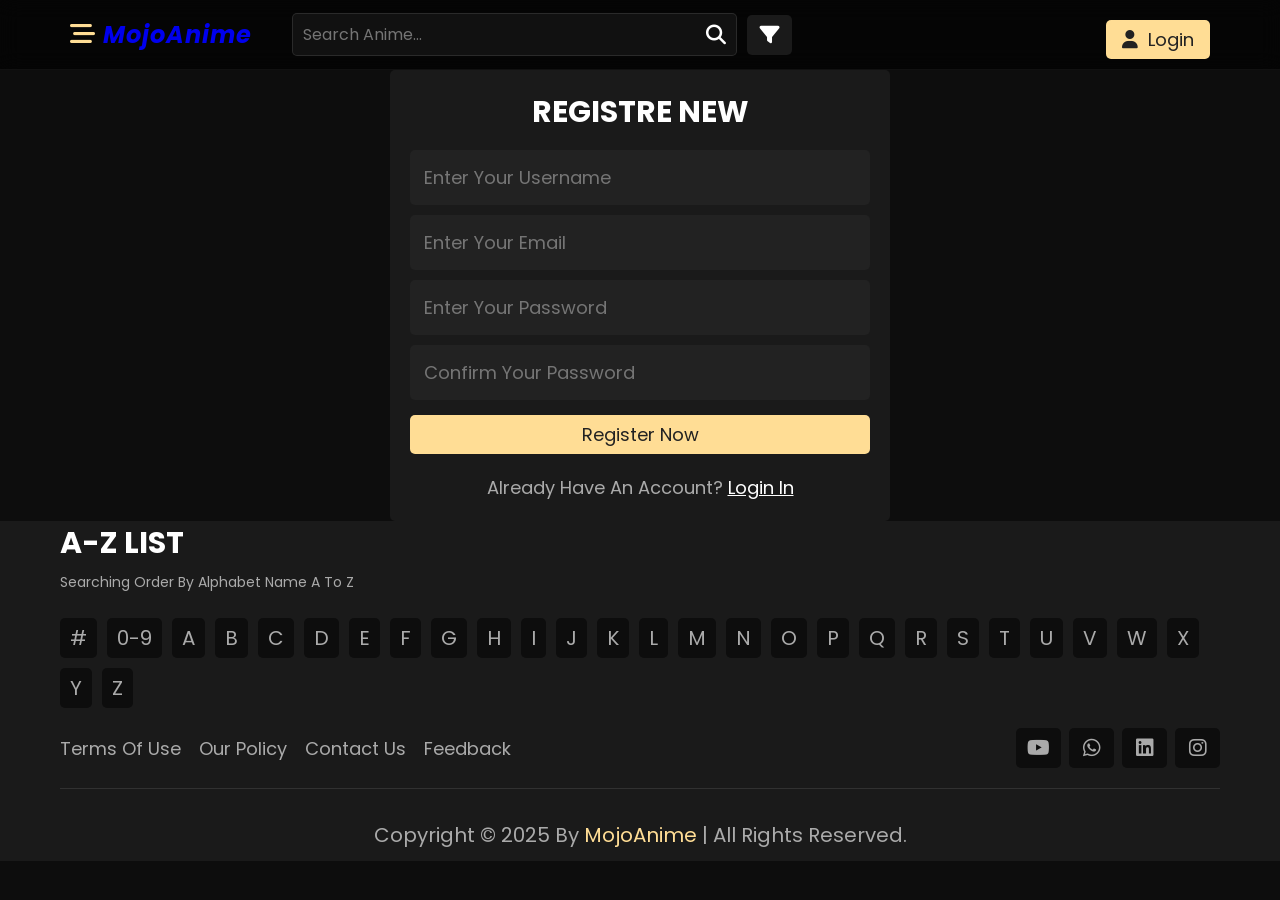
<file: register.html>
<!DOCTYPE html>
<html lang="en">
<head>
   <meta charset="UTF-8">
   <meta name="viewport" content="width=device-width, initial-scale=1.0">
   <title>Register</title>

   <link rel="stylesheet" href="css/style.css">

</head>
<body>
   
<header class="header">

   <section class="flex">

      <div class="logo">
         <div id="menu-btn" class="fas fa-bars-staggered"></div>
         <a href="home.html">MojoAnime</a>
      </div>
   
      <div class="search-form">
         <form action="" class="search-bar">
            <input type="search" id="searchBox" class="box" placeholder="search anime...">
            <label for="searchBox" class="fas fa-search"></label>
         </form>
         <a href="filter.html" class="fas fa-filter"></a>
      </div>

      <a href="login.html" class="btn"><i class="fas fa-user"></i> login</a>

      <div id="search-toggler" class="fas fa-search"></div>

   </section>

</header>

<div class="side-bar">

   <nav class="navbar">

      <div id="close-btn"><i class="fas fa-angle-left"></i> close menu</div>

      <a href="home.html">home</a>
      <a href="#">most popular</a>
      <a href="#">movies</a>
      <a href="#">subbed anime</a>
      <a href="#">dubbed anime</a>
      <a href="#">ONAs</a>
      <a href="#">OVAs</a>
      <a href="#">specials</a>

      <div class="title">genere</div>

      <div class="row">
         <a href="#">action</a>
         <a href="#">adventure</a>
         <a href="#">cars</a>
         <a href="#">comedy</a>
         <a href="#">crime</a>
         <a href="#">comic</a>
         <a href="#">demons</a>
         <a href="#">drama</a>
         <a href="#">family</a>
         <a href="#">fantacy</a>
         <a href="#">game</a>
         <a href="#">gore</a>
         <a href="#">harem</a>
         <a href="#">historical</a>
         <a href="#">horor</a>
         <a href="#">isekai</a>
         <a href="#">magic</a>
         <a href="#">martial arts</a>
         <a href="#">mecha</a>
         <a href="#">military</a>
         <a href="#">music</a>
         <a href="#">mystery</a>
         <a href="#">parody</a>
         <a href="#">police</a>
         <a href="#">psychological</a>
         <a href="#">romance</a>
         <a href="#">samurai</a>
         <a href="#">school</a>
         <a href="#">sci-fi</a>
         <a href="#">seinen</a>
         <a href="#">shoujo</a>
         <a href="#">shounen</a>
         <a href="#">slice of life</a>
         <a href="#">space</a>
         <a href="#">sports</a>
         <a href="#">super power</a>
         <a href="#">supernatural</a>
         <a href="#">thriller</a>
         <a href="#">vampire</a>
      </div>

   </nav>

</div>

<section class="login">

   <form action="">
      <h3>registre new</h3>
      <input type="text" placeholder="enter your username" class="input" maxlength="20">
      <input type="email" placeholder="enter your email" class="input" maxlength="30">
      <input type="password" placeholder="enter your password" class="input" maxlength="8">
      <input type="password" placeholder="confirm your password" class="input" maxlength="8">
      <input type="submit" class="btn" value="register now">
      <p>already have an account? <a href="login.html">login in</a></p>
   </form>

</section>

















<footer class="footer">

   <section>

      <div class="list">
         <h3>A-Z LIST</h3>
         <p>searching order by alphabet name A to Z</p>
         <div class="list-links">
            <a href="#">#</a>
            <a href="#">0-9</a>
            <a href="#">a</a>
            <a href="#">b</a>
            <a href="#">c</a>
            <a href="#">d</a>
            <a href="#">e</a>
            <a href="#">f</a>
            <a href="#">g</a>
            <a href="#">h</a>
            <a href="#">i</a>
            <a href="#">j</a>
            <a href="#">k</a>
            <a href="#">l</a>
            <a href="#">m</a>
            <a href="#">n</a>
            <a href="#">o</a>
            <a href="#">p</a>
            <a href="#">q</a>
            <a href="#">r</a>
            <a href="#">s</a>
            <a href="#">t</a>
            <a href="#">u</a>
            <a href="#">v</a>
            <a href="#">w</a>
            <a href="#">x</a>
            <a href="#">y</a>
            <a href="#">z</a>
         </div>
      </div>

      <div class="row">
         <div class="extra-links">
            <a href="#">terms of use</a>
            <a href="#">our policy</a>
            <a href="#">contact us</a>
            <a href="#">feedback</a>
         </div>
         <div class="share">
            <a href="#" class="fab fa-youtube"></a>
            <a href="#" class="fab fa-whatsapp"></a>
            <a href="#" class="fab fa-linkedin"></a>
            <a href="#" class="fab fa-instagram"></a>
         </div>
      </div>

      <div class="credit">copyright &copy; 2025 by <span>MojoAnime</span> | all rights reserved.</div>

   </section>

</footer>

<script src="js/script.js"></script>   

</body>
</html>
</file>
<file: css/style.css>
@import url('https://cdnjs.cloudflare.com/ajax/libs/font-awesome/6.7.2/css/all.min.css');

@import url('https://fonts.googleapis.com/css2?family=Poppins:ital,wght@0,100;0,200;0,300;0,400;0,500;0,600;0,700;0,800;0,900;1,100;1,200;1,300;1,400;1,500;1,600;1,700;1,800;1,900&display=swap');

:root{
   --main-color:#FFDD95;
   --light-black:#1a1a1a;
   --black:#222;
   --bg-color:#0d0d0d;
   --white:#fff;
   --light-white:#aaa;
}

*{
   box-sizing: border-box;
   margin: 0; padding: 0;
   text-decoration: none;
   border: 0; outline: 0;
   text-transform: capitalize;
   transition: .2s linear;
   font-family: "Poppins", serif;
}

html{
   font-size: 62.5%;
   scroll-padding-top: 7rem;
   scroll-behavior: smooth;
   overflow-x: hidden;
}

::-webkit-scrollbar{
   width: .8rem;
}

::-webkit-scrollbar-thumb{
   background-color: var(--main-color);
}

::-webkit-scrollbar-track{
   background: none;
}

body{
   background: var(--bg-color);
}

section{
   max-width: 1200px;
   margin: 0 auto;
   padding: 0 2rem;
}

/* EXCLUDE HEADER */
.header{
   padding: 0 !important;
}

.btn{
   display: inline-block;
   border-radius: .5rem;
   cursor: pointer;
   margin-top: 1rem;
   padding: .6rem 1.6rem;
   background-color: var(--main-color);
   font-size: 1.8rem;
   color: var(--black);
}

.btn i{
   margin-right: .5rem;
}

.btn:hover{
   background-color: var(--white);
}

.heading{
   font-size: 3rem;
   margin-bottom: 2rem;
   color: var(--main-color);
   padding-bottom: 1.5rem;
   border-bottom: .1rem solid rgba(255,255,255,.2);
}

/* HEADER */
.header{
   position: sticky;
   top: 0;
   left: 0;
   right: 0;
   z-index: 1000;
}

.header.active{
   background: rgba(0,0,0,.8);
   backdrop-filter: blur(4px);
}

.header .flex{
   display: flex;
   align-items: center;
   gap: 2rem;
   padding: 1rem 3rem;
}

.left{
   display: flex;
   align-items: center;
   gap: 1rem;
}

.header .logo{
   font-size: 2.5rem;
   font-weight: bold;
   font-style: italic;
   color: var(--white);
}

#menu-btn{
   font-size: 2.5rem;
   cursor: pointer;
   color: var(--main-color);
}

.header .search-form{
   margin: 0 auto;
   width: 100%;
   max-width: 500px;
   display: flex;
   align-items: center;
   gap: 1rem;
}

.header .search-bar{
   flex: 1;
   display: flex;
   align-items: center;
   background: var(--light-black);
   border-radius: .5rem;
   padding: 0.8rem 1rem;
}

.header .search-bar .box{
   width: 100%;
   background: none;
   color: var(--white);
   font-size: 1.6rem;
}

.header .search-bar label{
   color: var(--white);
   cursor: pointer;
}

.header .search-form a{
   display: flex;
   align-items: center;
   justify-content: center;
   width: 4rem;
   height: 4rem;
   background: var(--light-black);
   border-radius: .5rem;
   color: var(--white);
}

.header .btn{
   margin-left: auto;
}

.header .flex .search-bar label{
   cursor: pointer;
   color: var(--white);
   font-size: 2rem;
}

.header .flex .search-form a{
   display: block;
   font-size: 2rem;
   color: var(--white);
   border-radius: .5rem;
   background: var(--light-black);
   height: 4rem;
   width: 4.5rem;
   line-height: 4rem;
   text-align: center;
}

.header .flex .search-form a:hover{
   background-color: var(--main-color);
   color:var(--black);
}

.header .flex .search-bar label:hover{
   color: var(--main-color);
}

#search-toggler{
   display: none;
   height: 3.5rem;
   width: 4.5rem;
   line-height: 3.5rem;
   font-size: 2rem;
   border-radius: .5rem;
   text-align: center;
   margin-left: 1rem;
   background-color: var(--light-black);
   color: var(--white);
}

#search-toggler:hover{
   background-color: var(--white);
   color: var(--black);
}

.side-bar{
   display: none;
   position: fixed;
   top: 0; left: 0; right: 0; bottom: 0;
   z-index: 1100;
   background: rgba(0,0,0,.3);
   backdrop-filter: blur(10px);
}

.side-bar.active{
   display: block;
}

.side-bar .navbar{
   background: rgba(0,0,0,.8);
   width: 35rem;
   height: 100%;
   padding: 2rem;
   overflow-y: scroll;
   animation: slide-in .2s cubic-bezier(.32,.85,.21,1.26);
}

@keyframes slide-in {
   from{
      opacity: 0;
      transform: translateX(-10rem);
   }
   to{
      opacity: 1;
      transform: translateX(0);
   }
}

#close-btn{
   display: inline-block;
   padding: 1rem 2rem;
   border: .1rem solid #555;
   border-radius: 5rem;
   cursor: pointer;
   font-size: 1.8rem;
   color: var(--white);
   margin-bottom: 2rem;
}

#close-btn i{
   margin-right: .5rem;
}

#close-btn:hover{
   background: var(--white);
   color: var(--black);
}

.side-bar .navbar a{
   display: block;
   font-size: 1.6rem;
   color: var(--main-color);
   padding: .6rem 0;
}

.side-bar .navbar a:hover{
   color: var(--white);
}

.side-bar .navbar .title{
   font-size: 2rem;
   color: var(--white);
   margin: 1rem 0;
   text-align: center;
   background: var(--light-black);
   padding: .8rem 0;
   border-radius: .5rem;
   display: block;
}

.side-bar .navbar .row{
   column-count: 2;
   column-gap: 2rem;
}

.hero .slide{
   position: relative;
   height: 100vh;
   width: 100%;

   background-size: cover;
   background-position: left center; /* FIX */
   background-repeat: no-repeat;
}

.hero .slide::before{
   content: '';
   position: absolute;
   inset: 0;

   background: linear-gradient(
      to right,
      rgba(0,0,0,0.85) 20%,
      rgba(0,0,0,0.5) 45%,
      rgba(0,0,0,0.2) 65%,
      transparent 85%
   );

   z-index: 1;
}


.hero .slide .content > div{
   max-width: 500px;
}
.hero .slide .content{
   position: absolute;
   top: 55%;
   left: 6%;
   transform: translateY(-50%);
   width: 40%;
   z-index: 2;
}
.hero .slide .content span{
   color: var(--main-color);
   font-size: 2rem;
   text-transform: uppercase;
}

.hero .slide .content h3{
   font-size: clamp(2rem, 5rem, 7rem);
   color: var(--white);
   max-width: 50rem;
   line-height: 1.2;
   margin-top: .5rem;
   margin-bottom: 1.5rem;
}

.hero .slide .content .flex{
   display: flex;
   gap:1.5rem;
}

.hero .slide .content .flex p{
   font-size: 1.8rem;
   color: var(--light-white);
}

.hero .slide .content .flex p i{
   color: var(--white);
   padding-right: .8rem;
}

.hero .slide .content .buttons{
   margin: 2rem 0;
}

.hero .slide .content .buttons a:last-child{
   margin-left: 1.5rem;
   font-size: 1.8rem;
   color: var(--white);
}

.hero .slide .content .buttons a:last-child i{
   margin-left: .5rem;
}

.hero .slide .content .buttons a:last-child:hover{
   color: var(--main-color);
}

.hero .slide .content .description{
   font-size: 1.8rem;
   color: var(--light-white);
   max-width: 50rem;
   line-height: 1.8;
}

.hero .swiper-pagination-bullets{
   bottom: 3rem;
}

.hero .swiper-pagination-bullet{
   margin-bottom: 1rem;
   background: var(--white);
   opacity: .5;
   height: 1.5rem;
   width: 1.5rem;
}

.hero .swiper-pagination-bullet-active{
   opacity: 1;
   background-color: var(--main-color);
}

.trending .posts-container{
   display: block;
   overflow-x: hidden;
   position: relative;
}

.trending .posts-container::before,
.trending .posts-container::after{
   content: '';
   position: absolute;
   height: 100%;
   width: 5rem;
   pointer-events: none;
   z-index: 2;
}

.trending .posts-container::before{
   top: 0; left: -.1rem;
   background: linear-gradient(90deg, rgba(13,13,13,.8), transparent);
}

.trending .posts-container::after{
   top: 0; right: -.1rem;
   background: linear-gradient(270deg, rgba(13,13,13,.8), transparent);
}

.trending .posts-container .post{
   width: 20rem;
}

.posts-container{
   display: grid;
   grid-template-columns: repeat(auto-fit, 20rem);
   gap: 2rem;
   align-items: flex-start;
   justify-content: center;
}

.posts-container .post{
   user-select: none;
}

.posts-container .post .image{
   position: relative;
   height: 30rem;
   overflow: hidden;
   border-radius: .5rem;
}

.posts-container .post .image img{
   height: 100%;
   width: 100%;
   object-fit: cover;
}

.posts-container .post .image::before{
   content: '';
   position: absolute;
   top: 0; left: 0;
   height: 100%;
   width: 100%;
   background: linear-gradient(rgba(13,13,13,.8), transparent, rgba(13,13,13,.8));
   transition: .2s linear;
}

.posts-container .post .image:hover::before{
   opacity: 0;
}

.posts-container .post .image .type{
   position: absolute;
   top: 0; left: 0;
   background: var(--white);
   color: var(--black);
   padding:.1rem .5rem;
   border-bottom-right-radius: .5rem;
   font-size: 1.5rem;
}

.posts-container .post .image .caption{
   position: absolute;
   bottom: 0; right: 0;
   background: var(--main-color);
   color: var(--black);
   padding:.1rem .5rem;
   border-top-left-radius: .5rem;
   font-size: 1.5rem;
}

.posts-container .post h3{
   margin: 1rem 0;
   font-weight: normal;
   
}

.posts-container .post h3 a{
   overflow: hidden;
   display: block;
   text-overflow: ellipsis;
   width:20rem;
   white-space: nowrap;
   font-size: 1.8rem;
   color: var(--white);
}

.posts-container .post h3 a:hover{
   color: var(--main-color);
}

.posts-container .post .info span{
   font-size: 1.6rem;
   color: var(--light-white);
}

.posts-container .post .info span i{
   margin-right: .5rem;
}

.posts-container .post .info span:last-child{
   margin-left: 1.5rem;
}

.latest .button{
   margin-top: 3.5rem;
   margin-bottom: 1rem;
   text-align: center;
}

.filter form{
   background-color: var(--black);
   padding: 1.5rem;
   border-radius: .5rem;
}

.filter form .list-container{
   display: flex;
   gap: 1.5rem;
   flex-wrap: wrap;
   align-items: center;
   margin-bottom: 2rem;
}

.filter form .list{
   flex:1 1 25rem;
   background-color: var(--light-black);
   border-radius: .5rem;
   padding: 1rem 1.5rem;
   position: relative;
   display: flex;
}

.filter form .list span{
   color: var(--light-white);
   font-size: 1.8rem;
}

.filter form .list .output{
   width: 100%;
   background: none;
   padding: 0 1rem;
   font-size: 2rem;
   color: var(--main-color);
}

.filter form .list .items{
   position: absolute;
   top: 100%; left: 0; right: 0;
   background: var(--light-black);
   padding: .5rem 1rem;
   border-bottom-right-radius: .5rem;
   border-bottom-left-radius: .5rem;
   transform: scaleY(0);
   transform-origin: top;
   z-index: 1;
}

.filter form .list .item:hover,
.filter form .list:hover .items,
.filter form .list .output:focus + .items,
.filter form .list .output:focus-within + .items
{
   transform: scaleY(1);
}

.filter form .list:hover{
   border-bottom-right-radius: 0;
   border-bottom-left-radius: 0;
}

.filter form .list .items .item{
   padding: .5rem 1rem;
   font-size: 1.8rem;
   color: var(--light-white);
   border-radius: .5rem;
   background-color: var(--black);
   margin: .5rem 0;
   cursor: pointer;
}

.filter form .list .items .item:hover{
   padding-left: 2rem;
   color: var(--main-color);
}

.filter .genere .flex{
   display: flex;
   flex-wrap: wrap;
   gap: 1rem;
}

.filter .genere .flex a{
   background-color: var(--light-black);
   padding: .5rem 1rem;
   font-size: 1.8rem;
   color: var(--light-white);
   border-radius: .5rem;
}

.filter .genere .flex a:hover{
   background-color: var(--main-color);
   color: var(--black);
}

.filter .genere{
   display: flex;
   flex-wrap: wrap;
   gap: 1rem;
}

.filter .genere input[type="checkbox"]{
   display: none;
}

.filter .genere label{
   font-size: 1.8rem;
   color: var(--light-white);
   cursor: pointer;
   padding: .5rem 1rem;
   background-color: var(--light-black);
   border-radius: .5rem;
   user-select: none;
}

.filter .genere input[type="checkbox"]:checked + label,
.filter .genere label:hover{
   background-color: var(--main-color);
   color: var(--black);
}

.filter .btn{
   margin-bottom: 0;
   margin-top: 2rem;
   text-align: center;
}

.anime-details .row{
   display: flex;
   gap: 2rem;
   background: var(--light-black);
   padding: 2rem;
   border-radius: .5rem;
}

.anime-details .row .image{
   width: 20rem;
}

.anime-details .row .image img{
   height: 30rem;
   width: 20rem;
   object-fit: cover;
   border-radius: .5rem;
}

.anime-details .row .image .rating{
   background: var(--black);
   padding: .8rem 1rem;
   text-align: center;
   border-radius: .5rem;
   margin: 1rem 0;
}

.anime-details .row .image .rating p{
   font-size: 2rem;
   color: var(--white);
   margin-bottom: .5rem;
}

.anime-details .row .image .rating p span{
   color: var(--main-color);
}

.anime-details .row .image .rating i{
   font-size: 1.8rem;
   color: yellow;
}

.anime-details .row .image .buttons .btn{
   text-align: center;
   width: 100%;
}

.anime-details .row .image .buttons .btn:last-child{
   background-color: crimson;
   color: var(--white);
}

.anime-details .row .image .buttons .btn:last-child:hover{
   color: var(--black);
   background-color: var(--white);
}

.anime-details .row .content .title{
   font-size: 3rem;
   color: var(--white);
}

.anime-details .row .content .synopsis{
   font-size: 1.6rem;
   color: var(--light-white);
   line-height: 1.8;
   padding: 1rem 0;
}

.anime-details .row .content .flex{
   display: flex;
   flex-wrap: wrap;
   gap: 1rem;
   padding: 1rem 0;
}

.anime-details .row .content .flex p{
   flex: 1 1 30rem;
   font-size: 1.8rem;
   color: var(--light-white);
}

.anime-details .row .content .flex p span{
   color: var(--white);
}

.anime-details .row .content .genere{
   display: flex;
   flex-wrap: wrap;
   gap: 1rem;
   margin-top: 2rem;
}

.anime-details .row .content .genere a{
   padding: .5rem 1rem;
   font-size: 1.8rem;
   border: .1rem solid rgba(255,255,255,.1);
   border-radius: .5rem;
   color: var(--main-color);
}

.anime-details .row .content .genere a:hover{
   background-color: var(--main-color);
   color: var(--black);
}

.drops{
   margin: 1rem 0;
   background-color: var(--light-black);
   padding: 1.5rem 2rem;
   border-radius: .5rem;
}

.drops p{
   font-size: 2rem;
   color: var(--white);
}

.drops .flex{
   display: flex;
   flex-wrap: wrap;
   gap: 1rem;
   margin-top: .5rem;
}

.drops .flex a{
   font-size: 1.8rem;
   background-color: var(--light-white);
   padding: .5rem 1rem;
   color: var(--light-black);
   border-radius: .5rem;
}

.drops .flex a.active{
   background-color: var(--white);
}

.drops .flex a:hover{
   background-color: var(--main-color);
}

.watch .video p{
   padding: 1rem;
   font-size: 1.8rem;
   color: var(--light-white);
   background-color: var(--light-black);
   margin-bottom: 1rem;
   border-radius: .5rem;
}

.watch .video video{
   width: 100%;
}

.watch .controls{
   display: flex;
   gap: 1rem;
   justify-content: space-between;
   margin: 1rem 0;
}

.watch .controls a{
   padding: 1rem;
   border-radius: .5rem;
   background-color: var(--light-black);
   font-size: 1.8rem;
   color: var(--light-white);
   width: 10rem;
   text-align: center;
   user-select: none;
}

.watch .controls a:hover{
   color: var(--black);
   background-color: var(--main-color);
}

.watch .controls a.disabled{
   pointer-events: none;
   opacity: .5;
}

.watch .sub{
   display: flex;
   flex-wrap: wrap;
   gap: 2rem;
   background-color: var(--black);
   padding: 1rem;
   border-radius: .5rem;
   align-items: center;
}

.watch .sub span{
   font-size: 1.8rem;
   color: var(--light-white);
}

.watch .sub .flex{
   display: flex;
   gap: 1rem;
   flex-wrap: wrap;
}

.watch .sub .flex a{
   font-size: 1.8rem;
   color: var(--light-white);
   padding: .5rem 1rem;
   border-radius: .5rem;
   background-color: var(--light-black);
}

.watch .sub .flex a.active,
.watch .sub .flex a:hover{
   background-color: var(--main-color);
   color: var(--black);
}

.comments-container .login-box{
   border-radius: .5rem;
   background-color: var(--light-black);
   padding: 1rem 1.5rem;
   margin-bottom: 2rem;
   display: flex;
   gap: 1rem;
   align-items: center;
   justify-content: space-between;
   flex-wrap: wrap;
}

.comments-container .login-box .btn{
   margin-top: 0;
}

.comments-container .login-box p{
   font-size: 1.8rem;
   color: var(--light-white);
}

.comments-container .comments{
   display: flex;
   flex-flow: column;
   gap: 1rem;
}

.comments-container .comments .user{
   padding: 1.5rem;
   border-radius: .5rem;
   background-color: var(--light-black);
}

.comments-container .comments .user .flex{
   display: flex;
   align-items: center;
   gap: 1rem;
}

.comments-container .comments .user .flex img{
   height: 7rem;
   width: 7rem;
   border-radius: 50%;
}

.comments-container .comments .user .flex p{
   font-size: 1.8rem;
   color: var(--white);
}

.comments-container .comments .user .flex span{
   font-size: 1.5rem;
   color: var(--light-white);
}

.comments-container .comments .user .text{
   font-size: 1.8rem;
   color: var(--light-white);
   background-color: var(--black);
   padding: 1rem;
   border-radius: .5rem;
   margin-top: 2rem;
   position: relative;
}

.comments-container .comments .user .text::before{
   content: '';
   position: absolute;
   top: -.8rem; left: 2.5rem;
   height: 1.5rem; width: 1.5rem;
   background-color: var(--black);
   transform: rotateZ(45deg);
}

.login form{
   margin: 0 auto;
   max-width: 50rem;
   background-color: var(--light-black);
   border-radius: .5rem;
   padding: 2rem;
   text-align: center;
}

.login form h3{
   font-size: 3rem;
   text-transform: uppercase;
   color: var(--white);
   margin-bottom: 1rem;
}

.login form .input{
   margin: .5rem 0;
   width: 100%;
   background-color: var(--black);
   padding: 1.4rem;
   color: var(--white);
   font-size: 1.8rem;
   border-radius: .5rem;
}

.login form .btn{
   width: 100%;
}

.login form p{
   margin-top: 2rem;
   color: var(--light-white);
   font-size: 1.8rem;
}

.login form p a{
   color: var(--white);
   text-decoration: underline;
}

.login form p a:hover{
   color: var(--main-color);
}























.footer{
   background: var(--light-black)
}

.footer .list h3{
   font-size: 3rem;
   color: var(--white);
}

.footer .list p{
   font-size: 1.4rem;
   color: var(--light-white);
   padding: .5rem 0;
   line-height: 1.6;
}

.footer .list .list-links{
   display: flex;
   gap: 1rem;
   flex-wrap: wrap;
   margin: 1rem 0;
   padding-top: 1rem;
}

.footer .list .list-links a{
   font-size: 2rem;
   padding: .5rem 1rem;
   background-color: var(--bg-color);
   border-radius: .5rem;
   color: var(--light-white);
}

.footer .list .list-links a:hover{
   background-color: var(--main-color);
   color: var(--black);
}

.footer .row{
   display: flex;
   justify-content: space-between;
   gap: 2rem;
   align-items: center;
   padding: 1rem 0;
}

.footer .row .extra-links a{
   display: inline-block;
   font-size: 1.8rem;
   color: var(--light-white);
   margin-right: 1.5rem;
}

.footer .row .extra-links a:hover{
   color: var(--main-color);
}

.footer .row .share a{
   font-size: 2rem;
   height: 4rem;
   width: 4.5rem;
   line-height: 4rem;
   border-radius: .5rem;
   background-color: var(--bg-color);
   text-align: center;
   color: var(--light-white);
   margin-left: .5rem;
}

.footer .row .share a:hover{
   color: var(--black);
   background-color: var(--main-color);
}

.footer .credit{
   border-top: .1rem solid rgba(255,255,255,.1);
   margin-top: 1rem;
   padding-top: 3rem;
   padding-bottom: 1rem;
   line-height: 1.6;
   text-align: center;
   font-size: 2rem;
   color: var(--light-white);
}

.footer .credit span{
   color: var(--main-color);
}



@media (max-width:1200px){

   html{
      font-size: 55%;
   }

}

@media (max-width:991px){

   #search-toggler{
      display: inline-block;
   }

   .header .flex .search-form{
      background-color: var(--bg-color);
      position: absolute;
      top: calc(100% - .1rem); left: 0; right: 0;
      padding: 1.5rem;
      border-top: .1rem solid rgba(255,255,255,.2);
      clip-path: polygon(0 0, 100% 0, 100% 0, 0 0);
   }

   .header .flex .search-form.active{
      clip-path: polygon(0 0, 100% 0, 100% 100%, 0% 100%);
   }

   .header .flex .search-form .search-bar{
      width: 100%;
   }

   .anime-details .row{
      flex-flow: column;
      align-items: center;
   }

   .footer .list{
      text-align: center;
   }

   .footer .list .list-links{
      justify-content: center;
   }

   .footer .row{
      flex-flow: column;
      text-align: center;
   }

   .footer .row .extra-links a{
      padding: 1rem;
   }

}

@media (max-width:450px){

   html{
      font-size: 50%;
   }

   .hero .slide .content h3{
      font-size: 4rem;
   }

   .hero .slide::before{
      background: rgba(0,0,0,.7);

   }
/* ===== FINAL FIX ===== */

/* HEADER CLEAN */
.header{
   position: sticky;
   top: 0;
   left: 0;
   right: 0;
   z-index: 1000;

   background: rgba(0,0,0,0.6);
   backdrop-filter: blur(10px);
   border-bottom: 1px solid rgba(255,255,255,0.05);
}

.header .flex{
   display: flex;
   align-items: center;
   justify-content: space-between;
   padding: 1rem 3rem;
   width: 100%;
}

.header .logo{
   font-size: 2.4rem;
   font-weight: 700;
   color: var(--white);
}

.header .search-form{
   flex: 1;
   margin: 0 2rem;
   max-width: 500px;
}

/* HERO FIX */
.hero .slide{
   height: 100vh;
   width: 100%;
   display: flex;
   align-items: center;
}

.hero .slide .content{
   position: absolute;
   top: 55%;
   left: 6%;
   transform: translateY(-50%);
   width: 40%;
   z-index: 2;
}

.hero .slide::before{
   content: '';
   position: absolute;
   inset: 0;
   background: linear-gradient(
      to right,
      rgba(0,0,0,0.85) 20%,
      rgba(0,0,0,0.5) 45%,
      rgba(0,0,0,0.2) 65%,
      transparent 85%
   );
   z-index: 1;
}

}
/* WATCH PAGE HEADER FIX */
.header .flex{
   display: flex;
   align-items: center;
   justify-content: space-between;
}

.header .left{
   display: flex;
   align-items: center;
   gap: 1rem;
}

.header .search-form{
   flex: 1;
   margin: 0 2rem;
   max-width: 500px;
}

.header .btn.login-btn{
   background: var(--main-color);
   color: var(--black);
   padding: .6rem 1.5rem;
   border-radius: .5rem;
}
/* PREMIUM HEADER UPGRADE */
.header{
   position: sticky;
   top: 0;
   left: 0;
   right: 0;
   z-index: 1000;

   background: rgba(0,0,0,0.6);
   backdrop-filter: blur(10px);
   border-bottom: 1px solid rgba(255,255,255,0.05);
}

/* Logo stronger */
.header .logo{
   font-size: 2.4rem;
   font-weight: 700;
   letter-spacing: 1px;
}

/* Search bar glow */
.header .search-bar{
   background: rgba(255,255,255,0.05);
   border: 1px solid rgba(255,255,255,0.1);
}

.header .search-bar:focus-within{
   border-color: var(--main-color);
   box-shadow: 0 0 10px rgba(255,221,149,0.3);
}

/* Login button premium */
.header .btn.login-btn{
   background: var(--main-color);
   color: var(--black);
   font-weight: 600;
   transition: 0.3s ease;
}

.header .btn.login-btn:hover{
   background: var(--white);
   transform: translateY(-2px);
}
</file>
